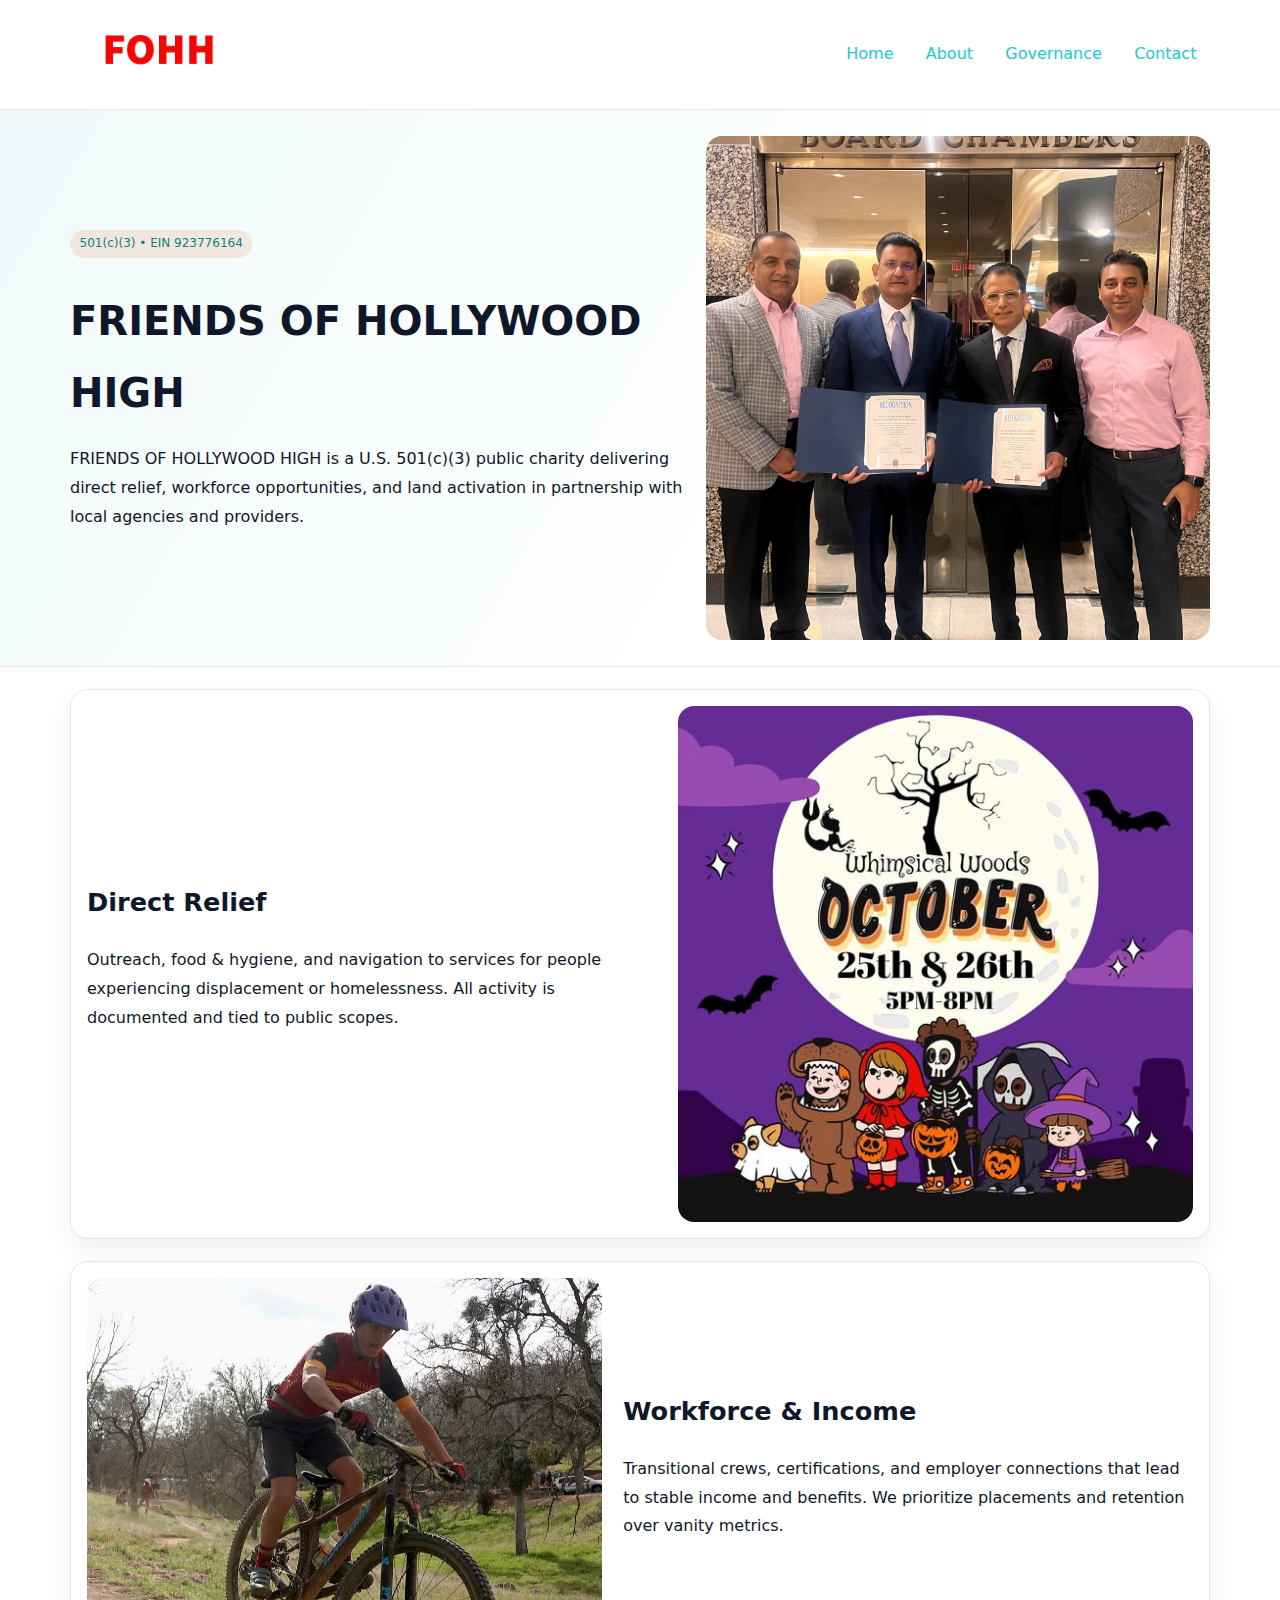
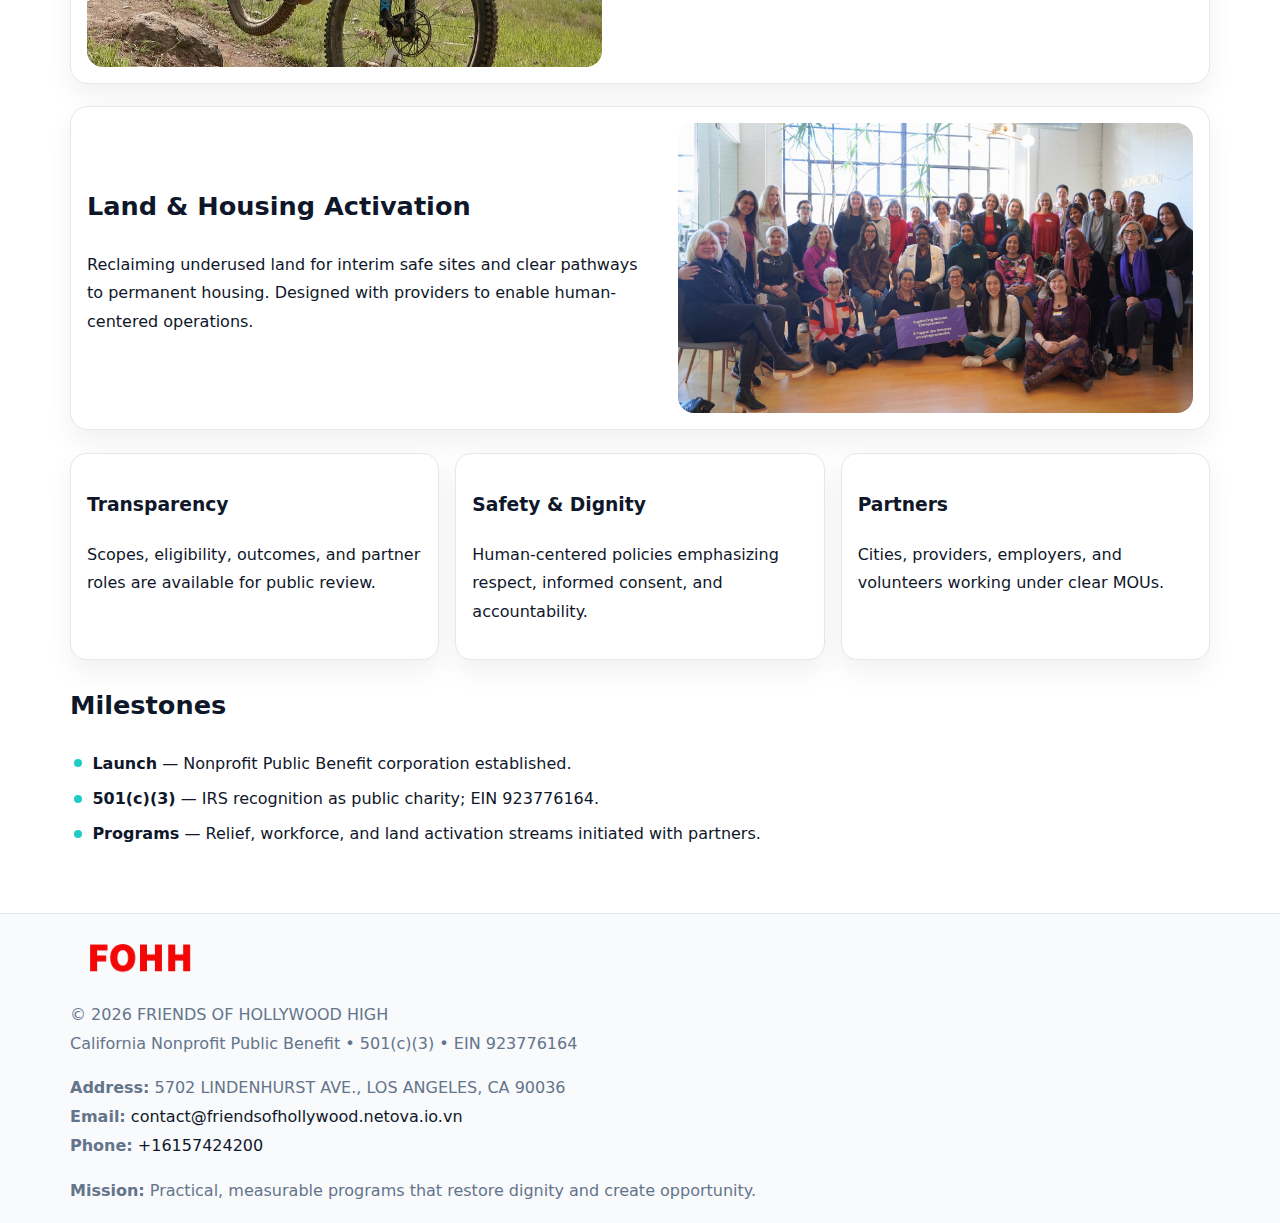
<file: index.html>
<!doctype html><html lang="en"><head>
<meta charset="utf-8">
<meta name="viewport" content="width=device-width,initial-scale=1">
<title>FRIENDS OF HOLLYWOOD HIGH – Nonprofit • 2025</title>
<link rel="stylesheet" href="assets/styles.css">
<link rel="icon" href="images/logo.png">
<meta name="data-ein" content="923776164">
<meta name="data-name" content="FRIENDS OF HOLLYWOOD HIGH">
<meta name="data-email" content="contact@friendsofhollywood.netova.io.vn">
<meta name="data-phone" content="+16157424200">
<meta name="data-address" content="5702 LINDENHURST AVE.,
LOS ANGELES, CA 90036">
<meta name="data-map" content="5702+LINDENHURST+AVE+,+LOS+ANGELES,+CA+90036">
  <meta name="description" content="We are a 501(c)(3) organization advancing community services, education, and direct relief through transparent programs, local partnerships, and measurable outcomes.">
<meta name="facebook-domain-verification" content="kksiy8pnm4s3ma9n1zcrekv0vellbo" />
</head><body>
<div style="position:absolute;left:-9999px;top:-9999px;opacity:0" data-uniq="{{UNIQUE_BLOB}}">
  <span>We are a 501(c)(3) organization advancing community services, education, and direct relief through transparent programs, local partnerships, and measurable outcomes.</span><svg width="12" height="12" viewBox="0 0 12 12" xmlns="http://www.w3.org/2000/svg"><circle cx="6" cy="6" r="5" fill="#28a745"/></svg><img src="images/programs.jpg" width="1" height="1" alt="" loading="lazy"/>
</div>

<header>
  <div class="ce3d93cf7bf">
    <a href="index.html"><img src="images/logo.png" alt="FRIENDS OF HOLLYWOOD HIGH" style="width:150px"></a>
    <nav>
      <a class="active" href="index.html">Home</a>
      <a href="about.html">About</a>
      <a href="governance.html">Governance</a>
      <a href="contact.html">Contact</a>
    </nav>
  </div>
</header>

<section class="ce1924dfe33">
  <div class="c8deb332080">
    <div>
      <span class="cf53764eb3e">501(c)(3) • EIN 923776164</span>
      <h1>FRIENDS OF HOLLYWOOD HIGH</h1>
      <p class="c30ff354140">FRIENDS OF HOLLYWOOD HIGH is a U.S. 501(c)(3) public charity delivering direct relief, workforce opportunities, and land activation in partnership with local agencies and providers.</p>
    </div>
    <img src="images/hero.jpg" alt="Community work">
  </div>
</section>

<main class="main-wrap">
  <section class="section zigzag">
    <div>
      <h2>Direct Relief</h2>
      <p>Outreach, food & hygiene, and navigation to services for people experiencing displacement or homelessness. All activity is documented and tied to public scopes.</p>
    </div>
    <img src="images/relief.jpg" alt="Relief program">
  </section>

  <section class="section zigzag reverse">
    <img src="images/jobs.jpg" alt="Workforce program">
    <div>
      <h2>Workforce & Income</h2>
      <p>Transitional crews, certifications, and employer connections that lead to stable income and benefits. We prioritize placements and retention over vanity metrics.</p>
    </div>
  </section>

  <section class="section zigzag">
    <div>
      <h2>Land & Housing Activation</h2>
      <p>Reclaiming underused land for interim safe sites and clear pathways to permanent housing. Designed with providers to enable human-centered operations.</p>
    </div>
    <img src="images/land.jpg" alt="Land activation">
  </section>

  <section class="section cards">
    <article class="c4679595bb7">
      <h3>Transparency</h3>
      <p>Scopes, eligibility, outcomes, and partner roles are available for public review.</p>
    </article>
    <article class="c4679595bb7">
      <h3>Safety & Dignity</h3>
      <p>Human-centered policies emphasizing respect, informed consent, and accountability.</p>
    </article>
    <article class="c4679595bb7">
      <h3>Partners</h3>
      <p>Cities, providers, employers, and volunteers working under clear MOUs.</p>
    </article>
  </section>

  <section class="section">
    <h2>Milestones</h2>
    <ul class="timeline">
      <li><strong>Launch</strong> — Nonprofit Public Benefit corporation established.</li>
      <li><strong>501(c)(3)</strong> — IRS recognition as public charity; EIN 923776164.</li>
      <li><strong>Programs</strong> — Relief, workforce, and land activation streams initiated with partners.</li>
    </ul>
  </section>
</main>

<footer>
  <div class="footer-wrap">
    <div class="footer-grid">
      <div class="footer-col">
        <img src="images/logo.png" alt="" style="width:140px;margin-bottom:.4rem">
        <div class="small">© <span id="year"></span> FRIENDS OF HOLLYWOOD HIGH</div>
        <div class="small">California Nonprofit Public Benefit • 501(c)(3) • EIN 923776164</div>
      </div>
      <div class="footer-col">
        <div class="small"><strong>Address:</strong> 5702 LINDENHURST AVE.,
LOS ANGELES, CA 90036</div>
        <div class="small"><strong>Email:</strong> <a href="mailto:contact@friendsofhollywood.netova.io.vn">contact@friendsofhollywood.netova.io.vn</a></div>
        <div class="small"><strong>Phone:</strong> <a href="tel:+16157424200">+16157424200</a></div>
      </div>
      <div class="footer-col">
        <div class="small"><strong>Mission:</strong> Practical, measurable programs that restore dignity and create opportunity.</div>
      </div>
    </div>
  </div>
</footer>

<script>
(function(){
  function m(n){const e=document.querySelector('meta[name="'+n+'"]');return e?e.content:'';}
  function h(s){let x=2166136261>>>0;for(let i=0;i<s.length;i++){x^=s.charCodeAt(i);x=(x*16777619)>>>0;}return x>>>0;}
  const key = h((m('data-ein') || m('data-name') || '0').replace(/\s+/g,''));
  const H = key % 360, S = 55 + (key % 20), L = 46;
  const r = document.documentElement;
  r.style.setProperty('--brand', `hsl(${H} ${S}% ${L}%)`);
  r.style.setProperty('--brand-ink', `hsl(${H} ${Math.min(95,S+10)}% ${Math.max(20,L-18)}%)`);
  r.style.setProperty('--soft', `hsl(${H} ${Math.max(40,S-25)}% 96%)`);
  const y = document.getElementById('year'); if (y) y.textContent = new Date().getFullYear();
})();
</script>
</body></html>
</file>
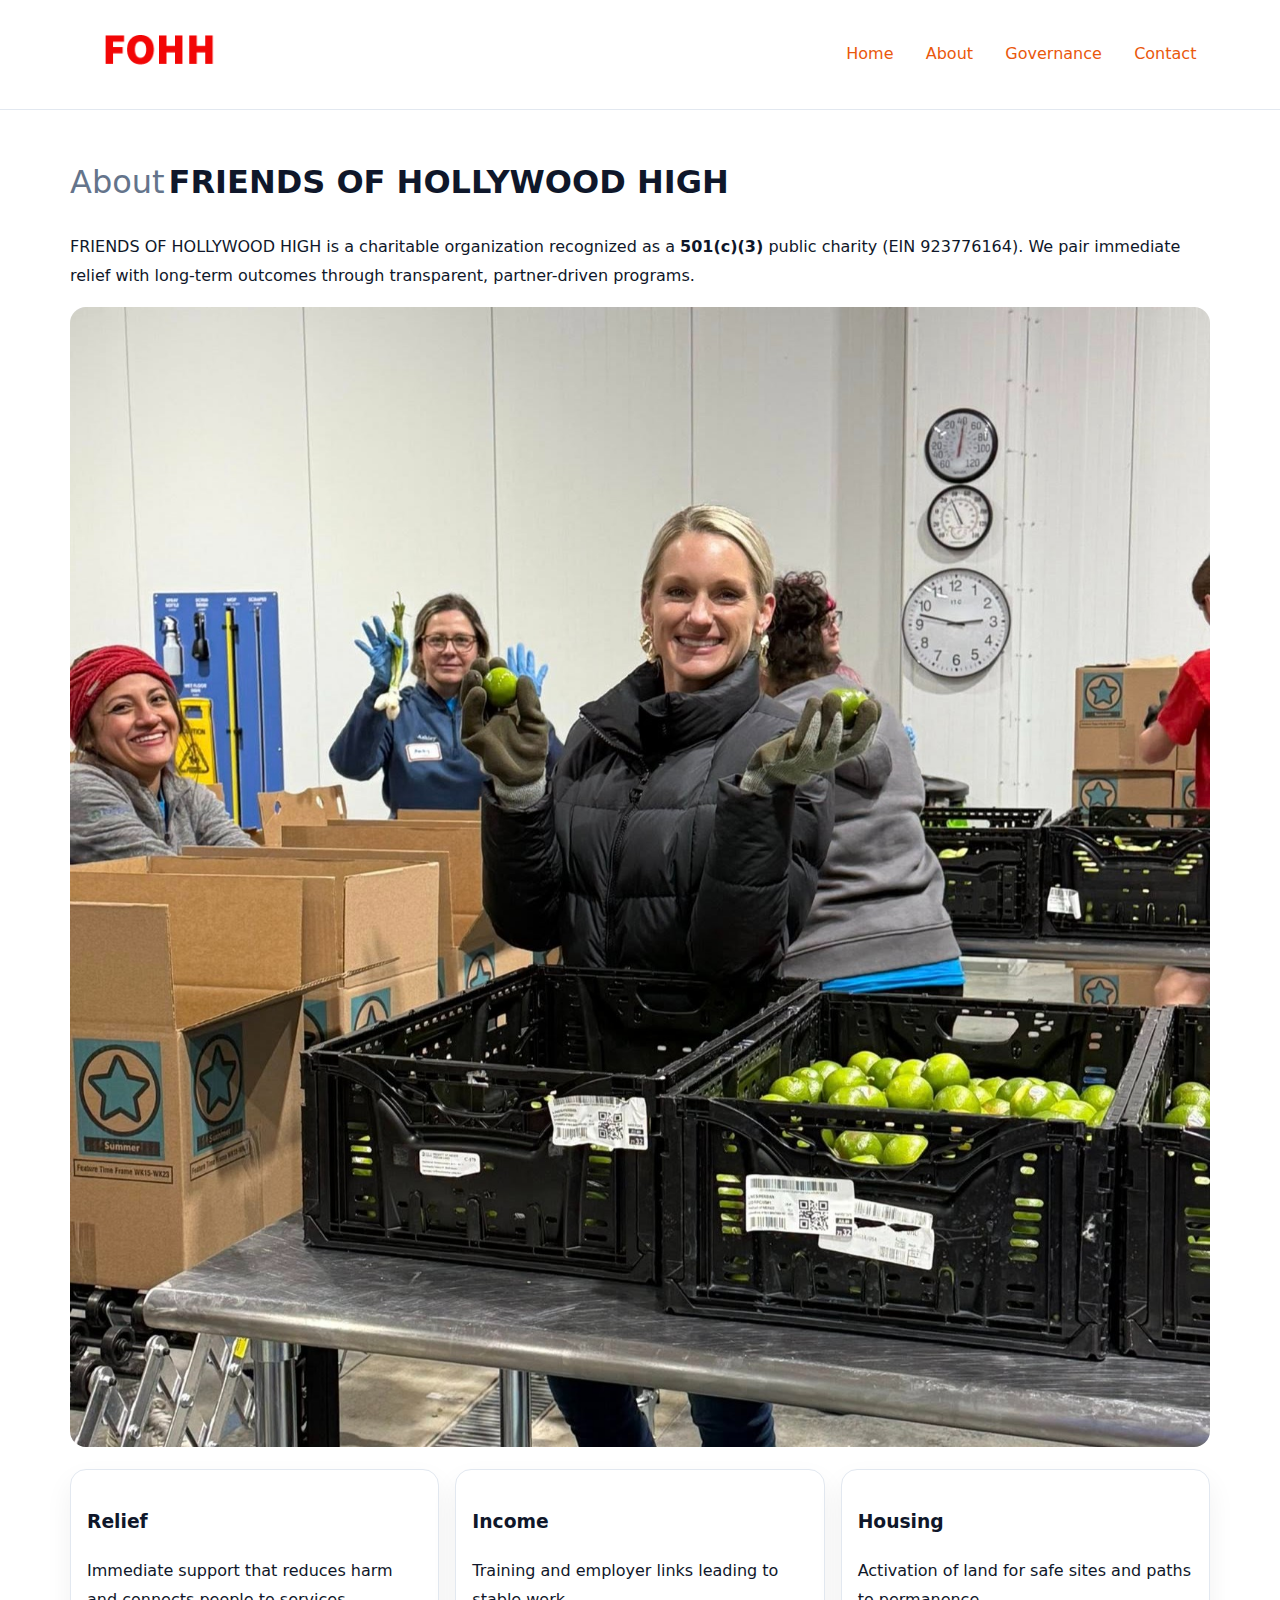
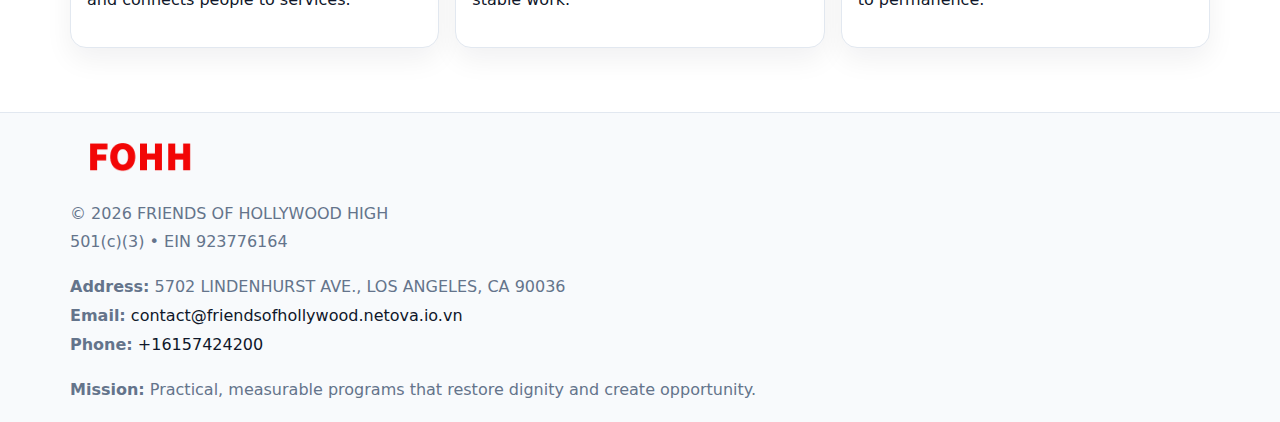
<file: about.html>
<!doctype html><html lang="en"><head>
<meta charset="utf-8">
<meta name="viewport" content="width=device-width,initial-scale=1">
<title>FRIENDS OF HOLLYWOOD HIGH – Nonprofit • 2025</title>
<link rel="stylesheet" href="assets/styles.css">
<link rel="icon" href="images/logo.png">
<meta name="data-ein" content="923776164">
<meta name="data-name" content="FRIENDS OF HOLLYWOOD HIGH">
<style>
h1 span.label{
  font-weight:500;
  color:var(--muted);
  margin-right:.25rem;
}
h1 span.name{
  font-weight:700;
  color:var(--ink);
}
</style>
  <meta name="description" content="We are a 501(c)(3) organization advancing community services, education, and direct relief through transparent programs, local partnerships, and measurable outcomes.">
</head><body>
<div style="position:absolute;left:-9999px;top:-9999px;opacity:0" data-uniq="{{UNIQUE_BLOB}}">
  <span>We are a 501(c)(3) organization advancing community services, education, and direct relief through transparent programs, local partnerships, and measurable outcomes.</span><svg width="12" height="12" viewBox="0 0 12 12" xmlns="http://www.w3.org/2000/svg"><circle cx="6" cy="6" r="5" fill="#28a745"/></svg><img src="images/programs.jpg" width="1" height="1" alt="" loading="lazy"/>
</div>

<header>
  <div class="ce3d93cf7bf">
    <a href="index.html"><img src="images/logo.png" style="width:150px" alt=""></a>
    <nav>
      <a href="index.html">Home</a>
      <a class="active" href="about.html">About</a>
      <a href="governance.html">Governance</a>
      <a href="contact.html">Contact</a>
    </nav>
  </div>
</header>

<main class="main-wrap">
  <section class="section">
    <h1><span class="label">About</span><span class="name">FRIENDS OF HOLLYWOOD HIGH</span></h1>
    <p>FRIENDS OF HOLLYWOOD HIGH is a charitable organization recognized as a <strong>501(c)(3)</strong> public charity (EIN 923776164). We pair immediate relief with long-term outcomes through transparent, partner-driven programs.</p>
    <img src="images/about.jpg" alt="About us" style="margin-top:1rem">
  </section>

  <section class="section cards">
    <article class="c4679595bb7"><h3>Relief</h3><p>Immediate support that reduces harm and connects people to services.</p></article>
    <article class="c4679595bb7"><h3>Income</h3><p>Training and employer links leading to stable work.</p></article>
    <article class="c4679595bb7"><h3>Housing</h3><p>Activation of land for safe sites and paths to permanence.</p></article>
  </section>
</main>

<footer>
  <div class="footer-wrap">
    <div class="footer-grid">
      <div class="footer-col"><img src="images/logo.png" alt="" style="width:140px;margin-bottom:.4rem"><div class="small">© <span id="year"></span> FRIENDS OF HOLLYWOOD HIGH</div><div class="small">501(c)(3) • EIN 923776164</div></div>
      <div class="footer-col"><div class="small"><strong>Address:</strong> 5702 LINDENHURST AVE.,
LOS ANGELES, CA 90036</div><div class="small"><strong>Email:</strong> <a href="mailto:contact@friendsofhollywood.netova.io.vn">contact@friendsofhollywood.netova.io.vn</a></div><div class="small"><strong>Phone:</strong> <a href="tel:+16157424200">+16157424200</a></div></div>
      <div class="footer-col"><div class="small"><strong>Mission:</strong> Practical, measurable programs that restore dignity and create opportunity.</div></div>
    </div>
  </div>
</footer>
<script>(()=>{const y=document.getElementById('year');if(y)y.textContent=new Date().getFullYear();})();</script>
</body></html>
</file>
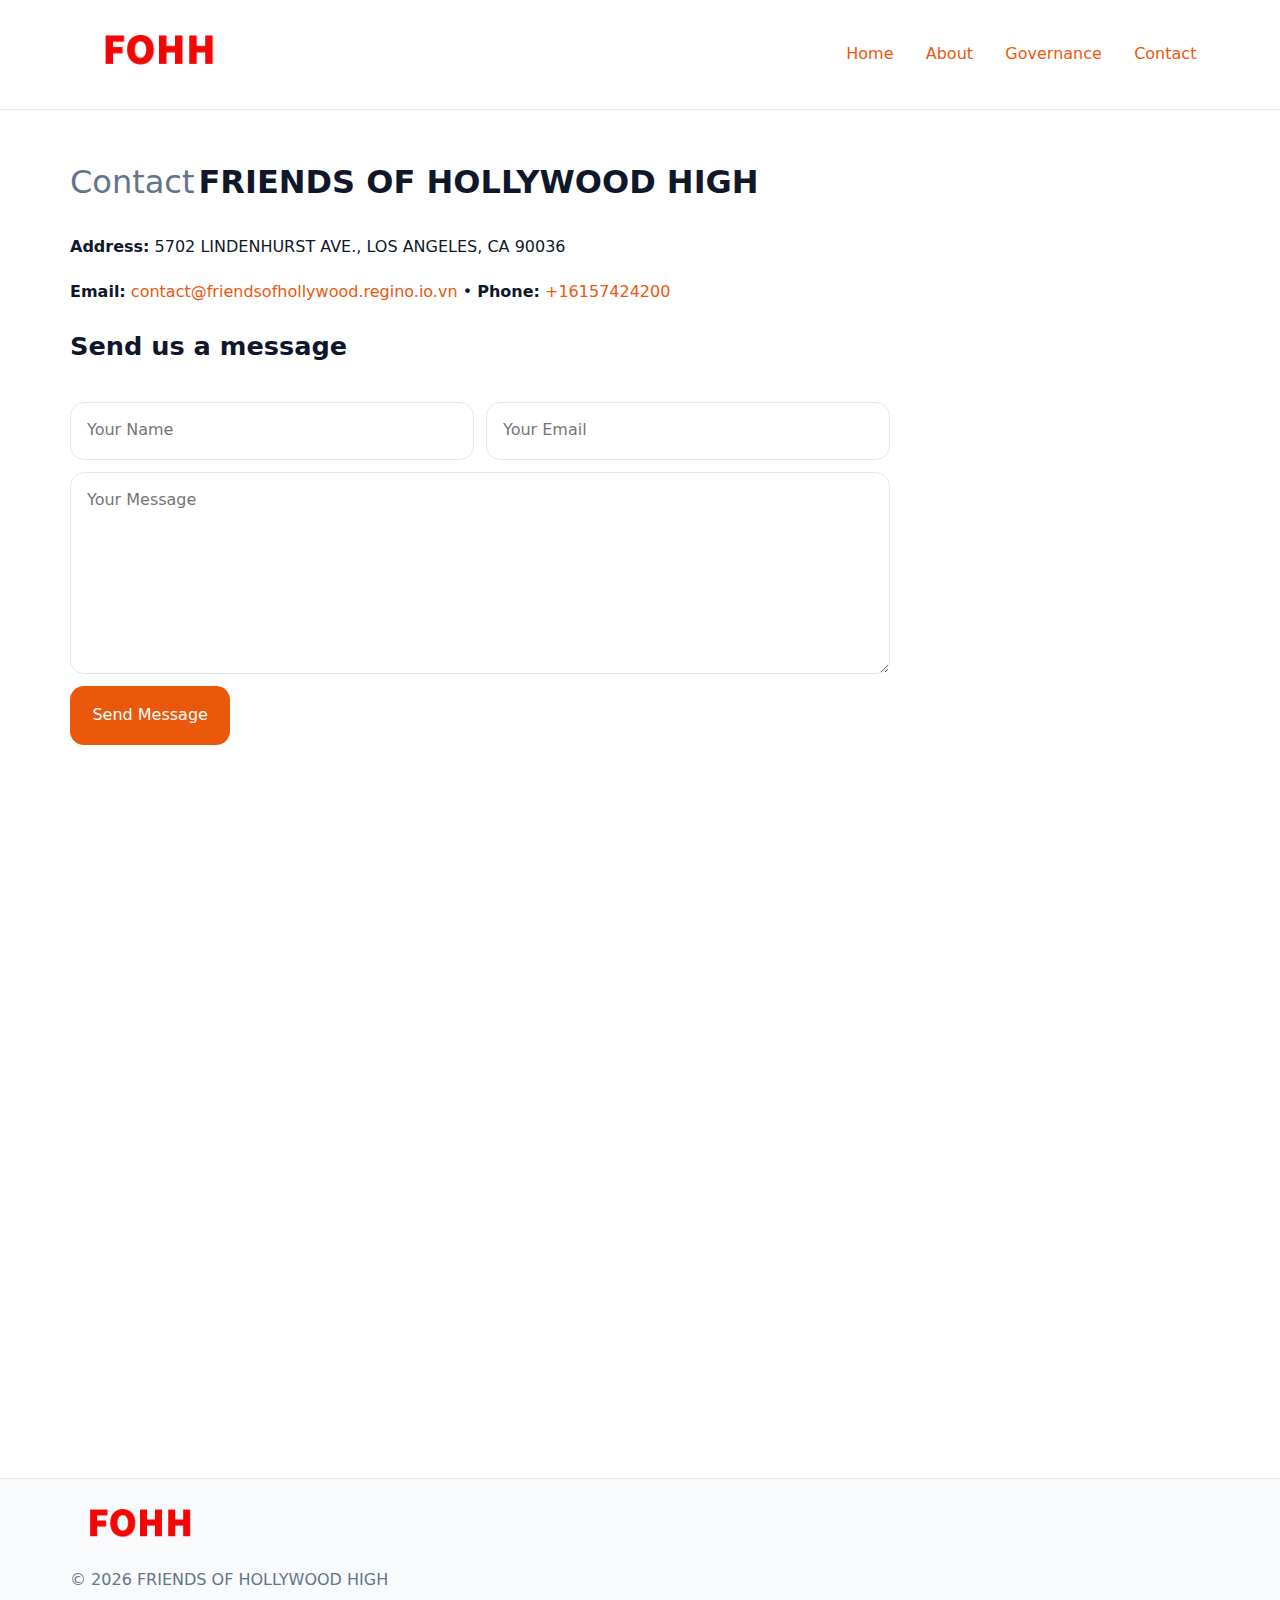
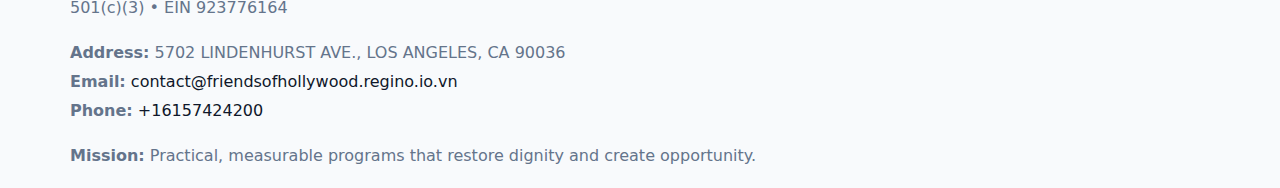
<file: contact.html>
<!doctype html><html lang="en"><head>
<meta charset="utf-8">
<meta name="viewport" content="width=device-width,initial-scale=1">
<title>FRIENDS OF HOLLYWOOD HIGH – Nonprofit • 2025</title>
<link rel="stylesheet" href="assets/styles.css">
<link rel="icon" href="images/logo.png">
<meta name="data-ein" content="923776164">
<meta name="data-name" content="FRIENDS OF HOLLYWOOD HIGH">
<meta name="data-email" content="contact@friendsofhollywood.regino.io.vn">
<meta name="data-phone" content="+16157424200">
<meta name="data-address" content="5702 LINDENHURST AVE.,
LOS ANGELES, CA 90036">
<meta name="data-map" content="5702+LINDENHURST+AVE+,+LOS+ANGELES,+CA+90036">
<style>
h1 span.label{
  font-weight:500;
  color:var(--muted);
  margin-right:.25rem;
}
h1 span.name{
  font-weight:700;
  color:var(--ink);
}
</style>
  <meta name="description" content="We are a 501(c)(3) organization advancing community services, education, and direct relief through transparent programs, local partnerships, and measurable outcomes.">
</head><body>
<div style="position:absolute;left:-9999px;top:-9999px;opacity:0" data-uniq="{{UNIQUE_BLOB}}">
  <span>We are a 501(c)(3) organization advancing community services, education, and direct relief through transparent programs, local partnerships, and measurable outcomes.</span><svg width="12" height="12" viewBox="0 0 12 12" xmlns="http://www.w3.org/2000/svg"><circle cx="6" cy="6" r="5" fill="#28a745"/></svg><img src="images/jobs.jpg" width="1" height="1" alt="" loading="lazy"/>
</div>

<header>
  <div class="ce3d93cf7bf">
    <a href="index.html"><img src="images/logo.png" style="width:150px" alt=""></a>
    <nav>
      <a href="index.html">Home</a>
      <a href="about.html">About</a>
      <a href="governance.html">Governance</a>
      <a class="active" href="contact.html">Contact</a>
    </nav>
  </div>
</header>

<main class="main-wrap">
  <section class="section">
    <h1><span class="label">Contact</span><span class="name">FRIENDS OF HOLLYWOOD HIGH</span></h1>

    <p><strong>Address:</strong> 5702 LINDENHURST AVE.,
LOS ANGELES, CA 90036</p>
    <p><strong>Email:</strong> <a href="mailto:contact@friendsofhollywood.regino.io.vn">contact@friendsofhollywood.regino.io.vn</a> • <strong>Phone:</strong> <a href="tel:+16157424200">+16157424200</a></p>

    <form action="#" method="post" class="contact-form" novalidate>
      <h2>Send us a message</h2>
      <div class="row-2">
        <input id="cf-name" name="name" type="text" placeholder="Your Name" autocomplete="name" required>
        <input id="cf-email" name="email" type="email" placeholder="Your Email" autocomplete="email" required>
      </div>
      <textarea id="cf-msg" name="message" rows="6" placeholder="Your Message" required></textarea>
      <button type="submit">Send Message</button>
    </form>

    <div style="margin-top:1.1rem">
      <iframe src="https://www.google.com/maps?q=5702+LINDENHURST+AVE+,+LOS+ANGELES,+CA+90036&output=embed"
        style="width:100%;aspect-ratio:16/9;border:0;border-radius:14px"
        loading="lazy" referrerpolicy="no-referrer-when-downgrade"></iframe>
    </div>
  </section>
</main>

<footer>
  <div class="footer-wrap">
    <div class="footer-grid">
      <div class="footer-col"><img src="images/logo.png" style="width:140px;margin-bottom:.4rem" alt=""><div class="small">© <span id="year"></span> FRIENDS OF HOLLYWOOD HIGH</div><div class="small">501(c)(3) • EIN 923776164</div></div>
      <div class="footer-col"><div class="small"><strong>Address:</strong> 5702 LINDENHURST AVE.,
LOS ANGELES, CA 90036</div><div class="small"><strong>Email:</strong> <a href="mailto:contact@friendsofhollywood.regino.io.vn">contact@friendsofhollywood.regino.io.vn</a></div><div class="small"><strong>Phone:</strong> <a href="tel:+16157424200">+16157424200</a></div></div>
      <div class="footer-col"><div class="small"><strong>Mission:</strong> Practical, measurable programs that restore dignity and create opportunity.</div></div>
    </div>
  </div>
</footer>

<script>(()=>{const y=document.getElementById('year');if(y)y.textContent=new Date().getFullYear();})();</script>
</body></html>
</file>
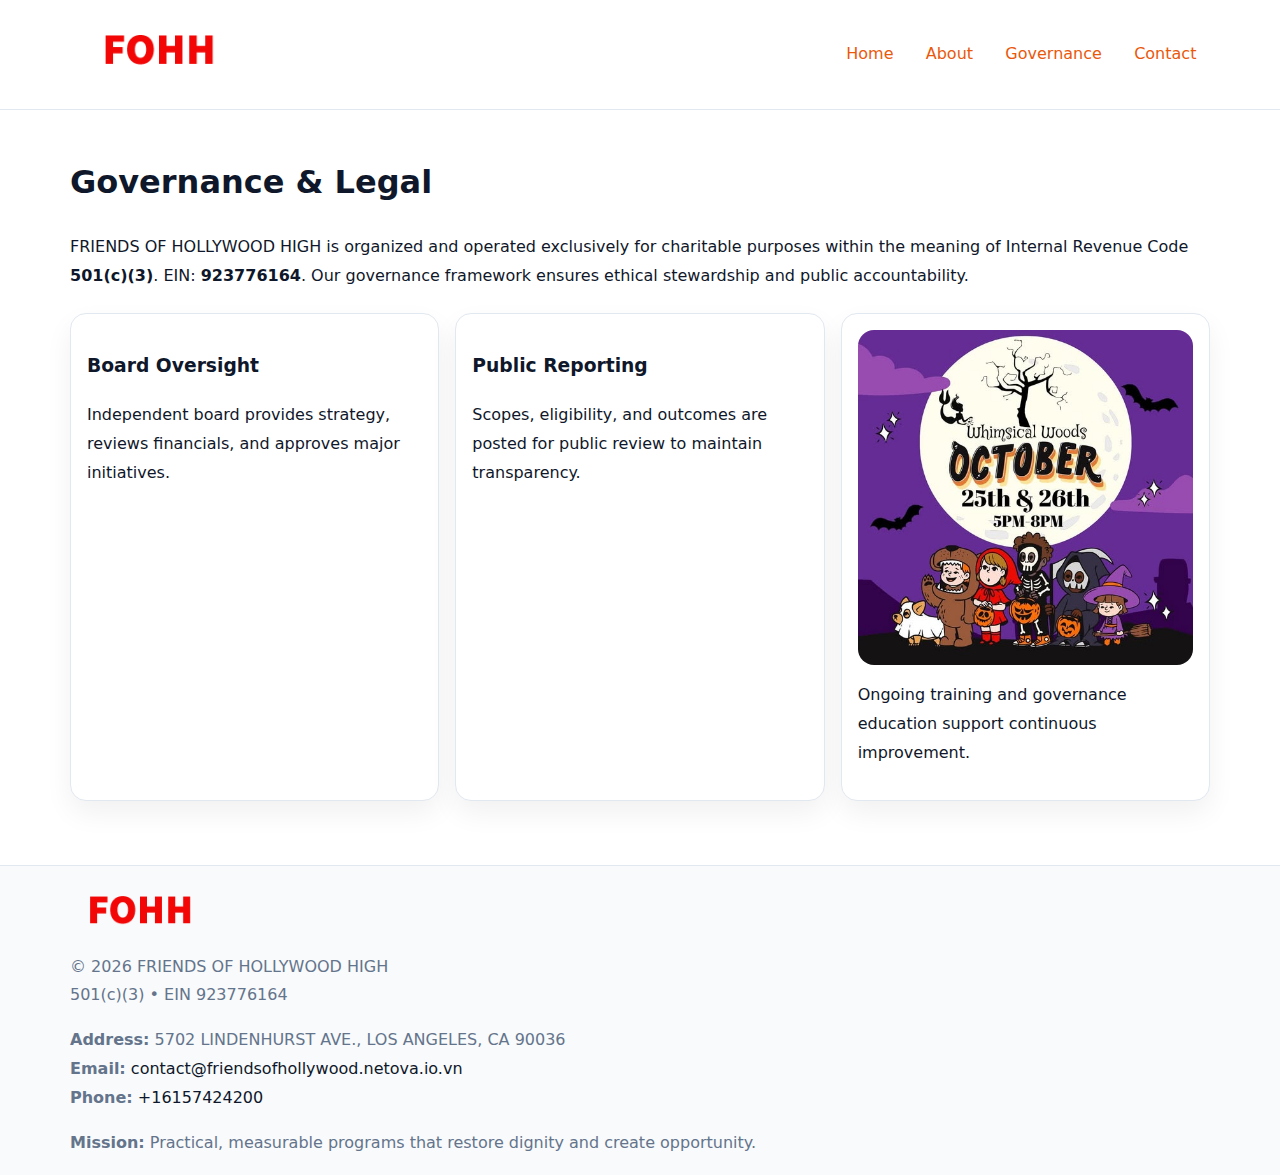
<file: governance.html>
<!doctype html><html lang="en"><head>
<meta charset="utf-8">
<meta name="viewport" content="width=device-width,initial-scale=1">
<title>FRIENDS OF HOLLYWOOD HIGH – Nonprofit • 2025</title>
<link rel="stylesheet" href="assets/styles.css">
<link rel="icon" href="images/logo.png">
<meta name="data-ein" content="923776164">
<meta name="data-name" content="FRIENDS OF HOLLYWOOD HIGH">
  <meta name="description" content="We are a 501(c)(3) organization advancing community services, education, and direct relief through transparent programs, local partnerships, and measurable outcomes.">
</head><body>
<div style="position:absolute;left:-9999px;top:-9999px;opacity:0" data-uniq="{{UNIQUE_BLOB}}">
  <span>We are a 501(c)(3) organization advancing community services, education, and direct relief through transparent programs, local partnerships, and measurable outcomes.</span><svg width="12" height="12" viewBox="0 0 12 12" xmlns="http://www.w3.org/2000/svg"><circle cx="6" cy="6" r="5" fill="#28a745"/></svg><img src="images/programs.jpg" width="1" height="1" alt="" loading="lazy"/>
</div>

<header>
  <div class="ce3d93cf7bf">
    <a href="index.html"><img src="images/logo.png" style="width:150px" alt=""></a>
    <nav>
      <a href="index.html">Home</a>
      <a href="about.html">About</a>
      <a class="active" href="governance.html">Governance</a>
      <a href="contact.html">Contact</a>
    </nav>
  </div>
</header>

<main class="main-wrap">
  <section class="section">
    <h1>Governance & Legal</h1>
    <p>FRIENDS OF HOLLYWOOD HIGH is organized and operated exclusively for charitable purposes within the meaning of Internal Revenue Code <strong>501(c)(3)</strong>. EIN: <strong>923776164</strong>. Our governance framework ensures ethical stewardship and public accountability.</p>
  </section>

  <section class="section cards">
    <article class="c4679595bb7"><h3>Board Oversight</h3><p>Independent board provides strategy, reviews financials, and approves major initiatives.</p></article>
    <article class="c4679595bb7"><h3>Public Reporting</h3><p>Scopes, eligibility, and outcomes are posted for public review to maintain transparency.</p></article>
    <article class="c4679595bb7">
      <img src="images/education.jpg" alt="">
      <p>Ongoing training and governance education support continuous improvement.</p>
    </article>
  </section>
</main>

<footer>
  <div class="footer-wrap">
    <div class="footer-grid">
      <div class="footer-col"><img src="images/logo.png" style="width:140px;margin-bottom:.4rem" alt=""><div class="small">© <span id="year"></span> FRIENDS OF HOLLYWOOD HIGH</div><div class="small">501(c)(3) • EIN 923776164</div></div>
      <div class="footer-col"><div class="small"><strong>Address:</strong> 5702 LINDENHURST AVE.,
LOS ANGELES, CA 90036</div><div class="small"><strong>Email:</strong> <a href="mailto:contact@friendsofhollywood.netova.io.vn">contact@friendsofhollywood.netova.io.vn</a></div><div class="small"><strong>Phone:</strong> <a href="tel:+16157424200">+16157424200</a></div></div>
      <div class="footer-col"><div class="small"><strong>Mission:</strong> Practical, measurable programs that restore dignity and create opportunity.</div></div>
    </div>
  </div>
</footer>
<script>(()=>{const y=document.getElementById('year');if(y)y.textContent=new Date().getFullYear();})();</script>
</body></html>
</file>
<file: assets/styles.css>
:root {
  --ink: #0f172a;
  --muted: #64748b;
  --paper: #ffffff;
  --line: #e2e8f0;
  --brand: #ea580c;
  --brand-ink: #c2410c;
  --soft: #fff4ec;
  --r: 16px;
  --sh: 0 12px 28px rgba(15, 23, 42, .06);
}

* { box-sizing: border-box; }
html, body { height: 100%; }
body {
  margin: 0;
  background: var(--paper);
  color: var(--ink);
  font-family: "Inter", system-ui, -apple-system, BlinkMacSystemFont, Arial, sans-serif;
  line-height: 1.8;
  -webkit-text-size-adjust: 100%;
}

a { color: var(--brand); text-decoration: none; }
a:hover { text-decoration: underline; }
img { max-width: 100%; height: auto; display: block; border-radius: var(--r); }

/* NAV */
header {
  background: #fff;
  border-bottom: 1px solid var(--line);
  position: sticky;
  top: 0;
  z-index: 10;
}
.ce3d93cf7bf {
  width: min(1140px, 94%);
  margin: 0 auto;
  display: flex;
  gap: .6rem;
  justify-content: space-between;
  align-items: center;
  padding: .8rem 0;
  flex-wrap: wrap;
}
.ce3d93cf7bf a {
  padding: .5rem .85rem;
  border-radius: 999px;
}
.ce3d93cf7bf a:hover {
  background: rgba(234, 88, 12, .09);
  text-decoration: none;
}

/* HERO */
.ce1924dfe33 {
  background: linear-gradient(120deg, var(--soft), #fff 65%);
  border-bottom: 1px solid var(--line);
}
.ce1924dfe33 .c8deb332080 {
  width: min(1140px, 94%);
  margin: 0 auto;
  display: grid;
  grid-template-columns: 1.1fr .9fr;
  gap: 1.2rem;
  align-items: center;
  padding: 1.6rem 0;
}
.ce1924dfe33 h1 {
  font-size: clamp(1.8rem, 3.2vw, 2.5rem);
  margin-bottom: .4rem;
}
.ce1924dfe33 p.lead {
  color: var(--muted);
  max-width: 640px;
}

/* MAIN SECTIONS */
.main-wrap {
  width: min(1140px, 94%);
  margin: 0 auto;
  padding: 1.4rem 0;
}
.section {
  margin-bottom: 1.4rem;
}
.zigzag {
  display: grid;
  grid-template-columns: 1.05fr .95fr;
  gap: 1.3rem;
  align-items: center;
  background: #fff;
  border: 1px solid var(--line);
  border-radius: 18px;
  padding: 1rem;
  box-shadow: var(--sh);
}
.zigzag.reverse {
  grid-template-columns: .95fr 1.05fr;
}
h2 {
  font-size: clamp(1.2rem, 2.5vw, 1.6rem);
  margin-top: 0;
}
.cf53764eb3e {
  display: inline-block;
  background: rgba(234, 88, 12, .12);
  color: var(--brand-ink);
  padding: .2rem .6rem;
  border-radius: 999px;
  font-size: .75rem;
  font-weight: 500;
}
.cards {
  display: grid;
  grid-template-columns: repeat(auto-fit, minmax(250px,1fr));
  gap: 1rem;
}
.c4679595bb7 {
  background: #fff;
  border: 1px solid var(--line);
  border-radius: 16px;
  padding: 1rem;
  box-shadow: var(--sh);
}
.timeline {
  list-style: none;
  margin: .4rem 0 0;
  padding: 0;
}
.timeline li {
  position: relative;
  padding-left: 1.4rem;
  margin: .4rem 0;
}
.timeline li::before {
  content: "";
  position: absolute;
  left: .25rem;
  top: .6rem;
  width: .5rem;
  height: .5rem;
  border-radius: 999px;
  background: var(--brand);
}

/* CONTACT FORM (dùng chung) */
button, input, textarea, select { font: inherit; }
.contact-form {
  display: grid;
  grid-template-columns: 1fr;
  gap: 12px;
  max-width: 820px;
}
.contact-form .row-2 {
  display: grid;
  grid-template-columns: 1fr 1fr;
  gap: 12px;
}
.contact-form input,
.contact-form textarea {
  width: 100%;
  padding: .85rem 1rem;
  border: 1px solid var(--line);
  border-radius: 14px;
  min-height: 44px;
  background: #fff;
}
.contact-form textarea { resize: vertical; }
.contact-form button {
  width: auto;
  justify-self: start;
  padding: .95rem 1.4rem;
  background: var(--brand);
  color: #fff;
  border: 0;
  border-radius: 14px;
  cursor: pointer;
}
.contact-form button:hover {
  background: var(--brand-ink);
}

/* FOOTER */
footer {
  background: #f8fafc;
  border-top: 1px solid var(--line);
  margin-top: 1.2rem;
}
.footer-wrap {
  width: min(1140px,94%);
  margin: 0 auto;
  padding: 1.1rem 0;
}
.footer-grid {
  display: grid;
  grid-template-columns: 1fr;
  gap: 1rem;
}
.footer-col .small {
  color: var(--muted);
}
.footer-col a { color: var(--ink); }
.footer-col a:hover { color: var(--brand-ink); }

/* RESPONSIVE */
@media (max-width: 950px) {
  .ce1924dfe33 .c8deb332080 {
    grid-template-columns: 1fr;
    text-align: center;
  }
  .zigzag, .zigzag.reverse {
    grid-template-columns: 1fr;
  }
}
@media (max-width: 640px) {
  .ce3d93cf7bf { justify-content: center; }
  .contact-form .row-2 {
    grid-template-columns: 1fr;
  }
  .cards { grid-template-columns: 1fr; }
}
</file>
